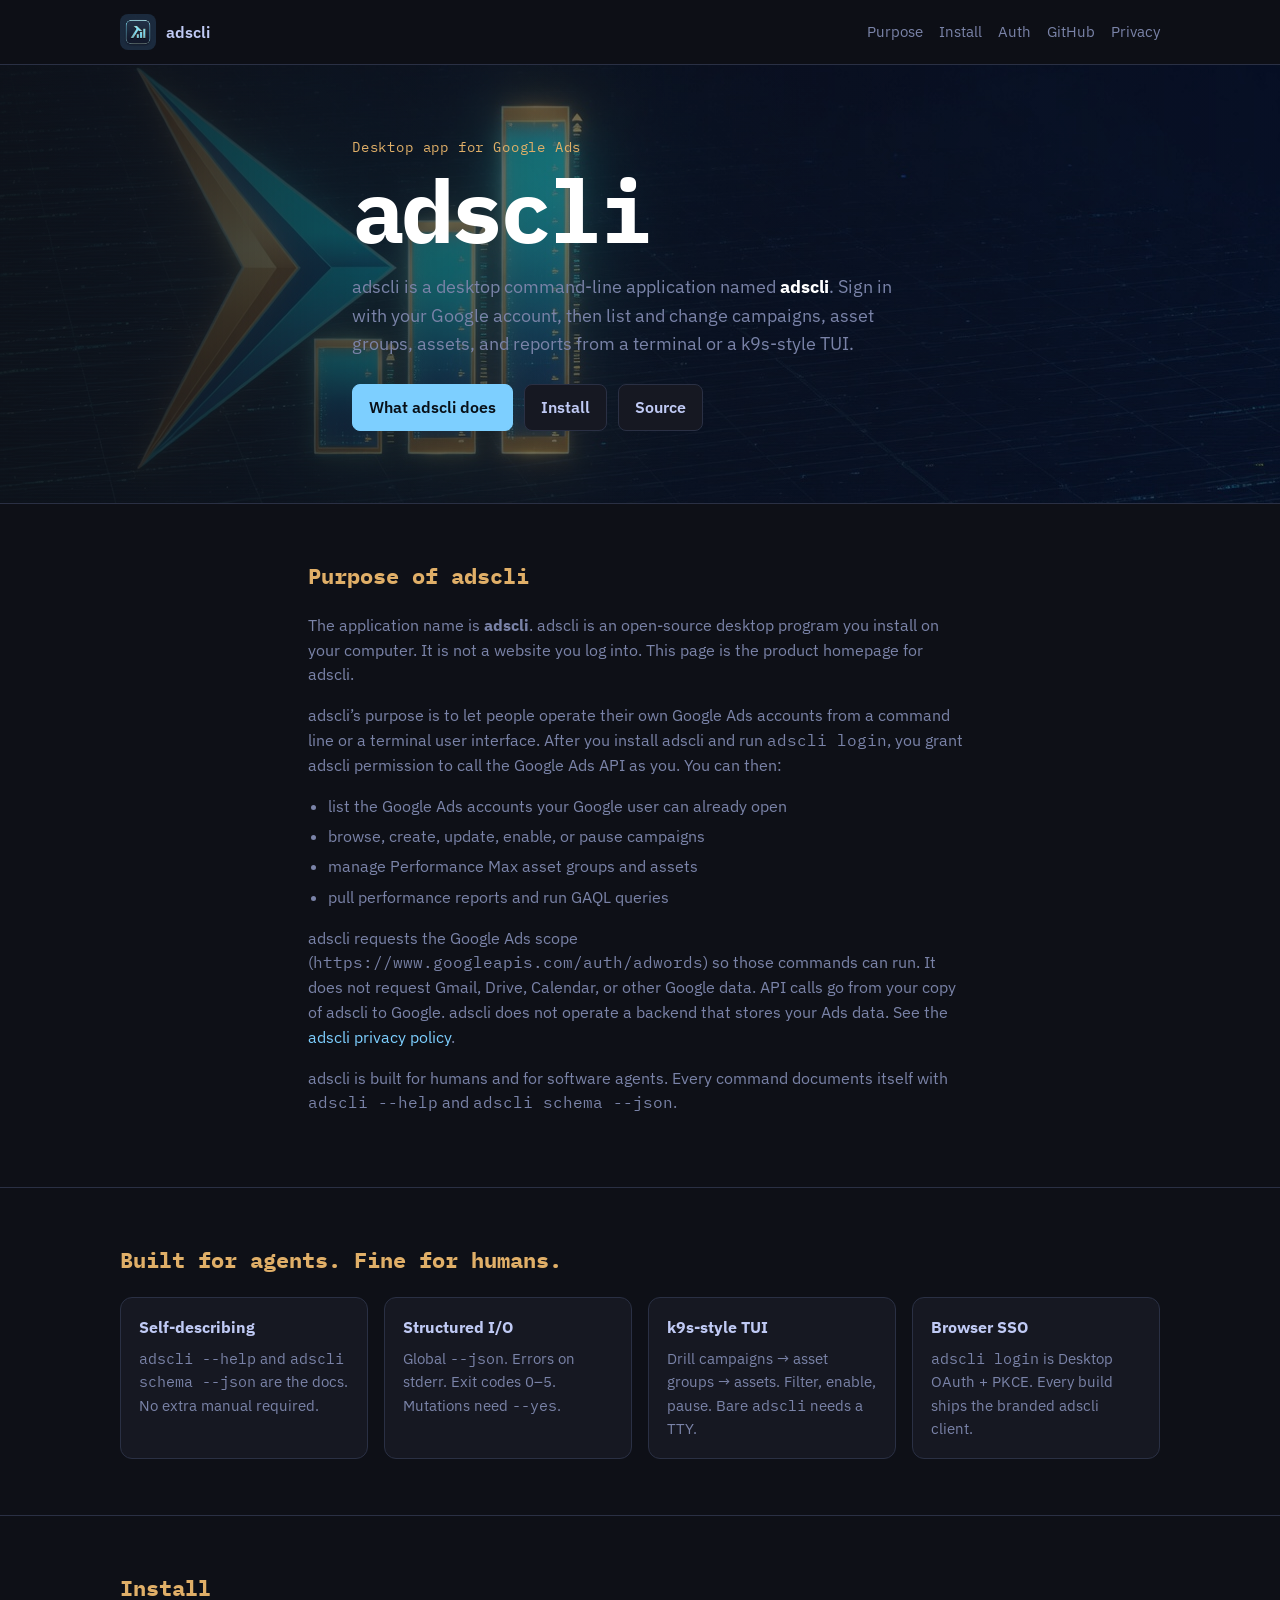
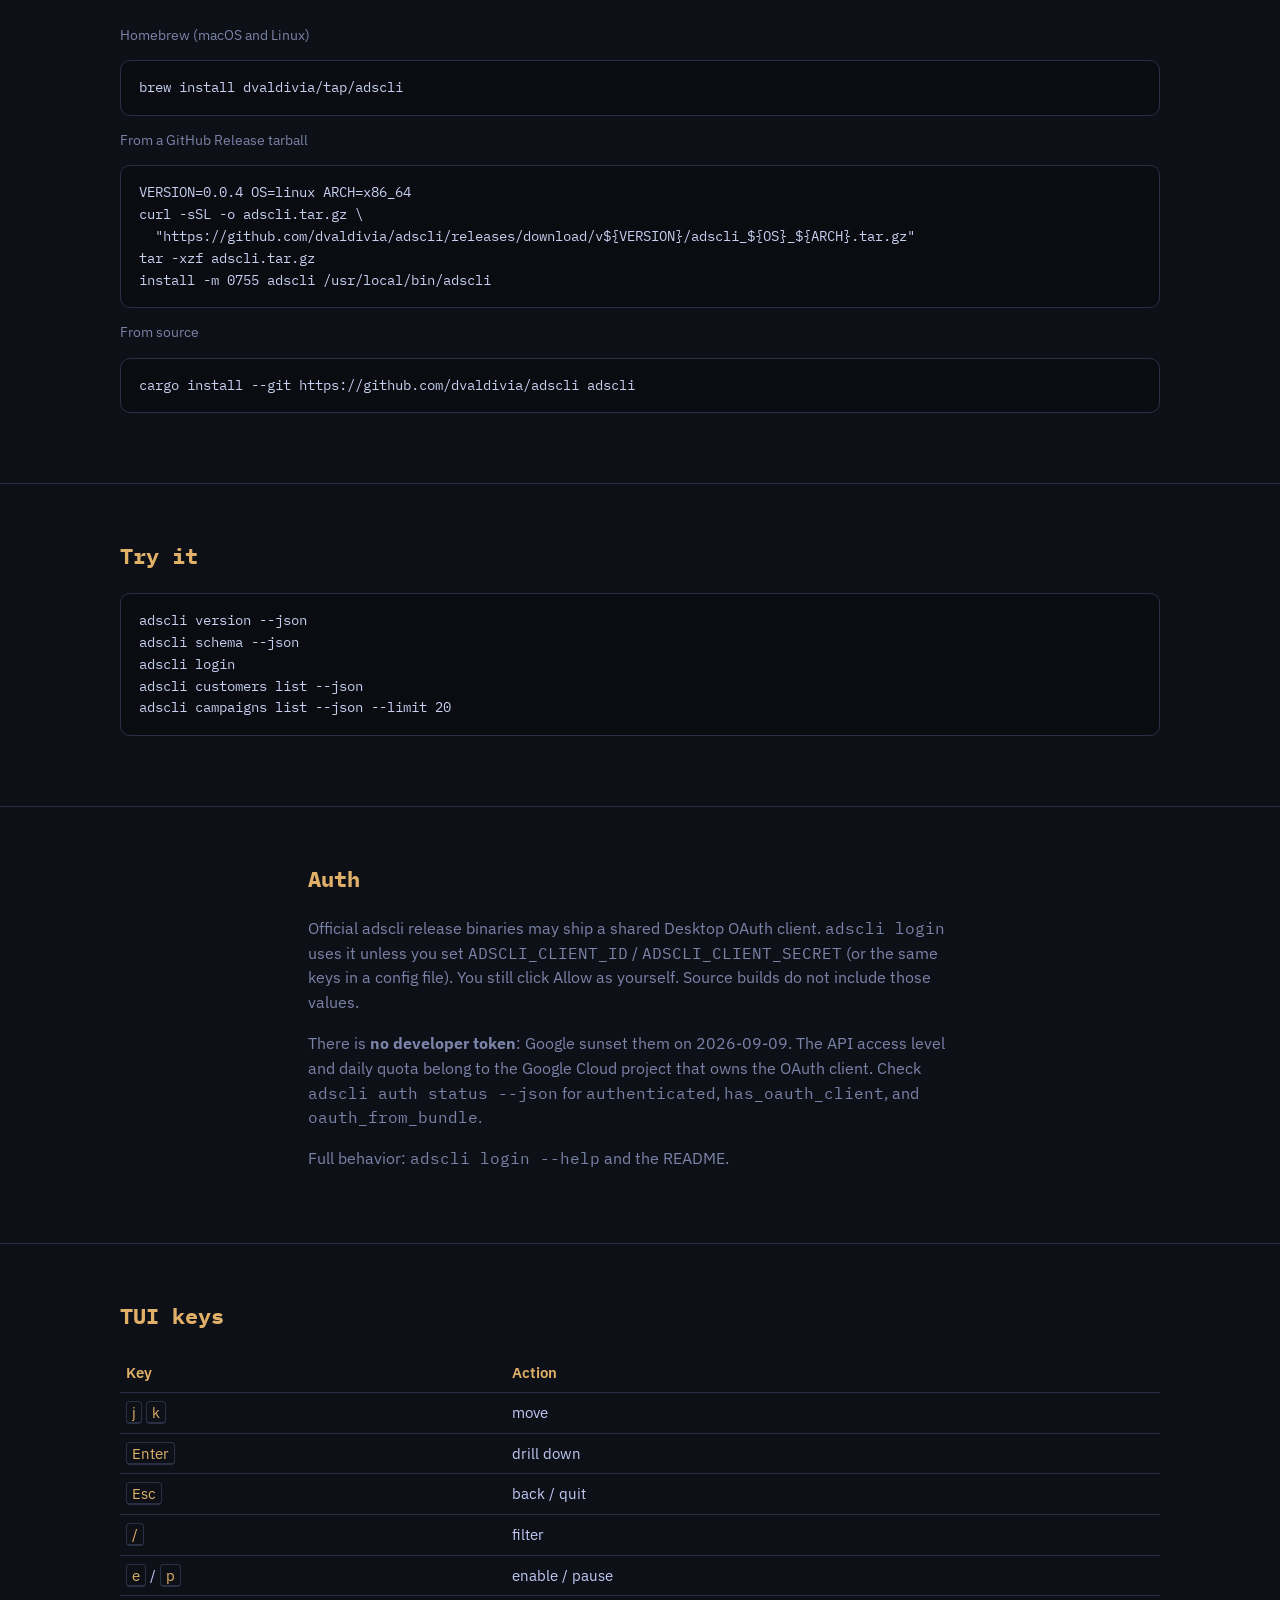
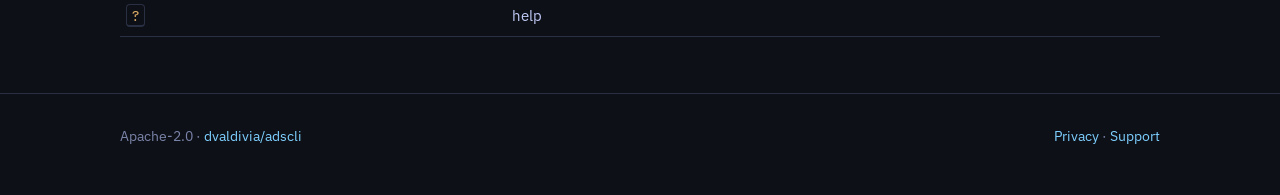
<file: website/index.html>
<!doctype html>
<html lang="en">
<head>
  <meta charset="utf-8">
  <meta name="viewport" content="width=device-width, initial-scale=1">
  <title>adscli</title>
  <meta name="application-name" content="adscli">
  <meta name="apple-mobile-web-app-title" content="adscli">
  <meta name="description" content="adscli is a desktop command-line application for managing Google Ads campaigns, asset groups, assets, and reports through the Google Ads API.">
  <link rel="canonical" href="https://adscli.dev/">
  <link rel="icon" type="image/png" sizes="32x32" href="assets/favicon-32.png">
  <link rel="apple-touch-icon" href="assets/apple-touch-icon.png">
  <meta property="og:title" content="adscli">
  <meta property="og:description" content="Agent-first CLI and TUI for the Google Ads API.">
  <meta property="og:image" content="https://adscli.dev/assets/logo.jpg">
  <meta property="og:url" content="https://adscli.dev/">
  <link rel="preconnect" href="https://fonts.googleapis.com">
  <link rel="preconnect" href="https://fonts.gstatic.com" crossorigin>
  <link href="https://fonts.googleapis.com/css2?family=IBM+Plex+Mono:wght@400;600&family=IBM+Plex+Sans:wght@400;600&display=swap" rel="stylesheet">
  <link rel="stylesheet" href="style.css">
</head>
<body>
  <nav>
    <div class="wrap">
      <a class="brand" href="/">
        <img src="assets/logo.jpg" width="36" height="36" alt="">
        <span>adscli</span>
      </a>
      <div class="links">
        <a href="#purpose">Purpose</a>
        <a href="#install">Install</a>
        <a href="#auth">Auth</a>
        <a href="https://github.com/dvaldivia/adscli">GitHub</a>
        <a href="privacy.html">Privacy</a>
      </div>
    </div>
  </nav>

  <header class="hero">
    <div class="wrap">
      <p class="eyebrow">Desktop app for Google Ads</p>
      <h1>adscli</h1>
      <p class="lede">
        adscli is a desktop command-line application named <strong>adscli</strong>.
        Sign in with your Google account, then list and change campaigns,
        asset groups, assets, and reports from a terminal or a k9s-style TUI.
      </p>
      <div class="cta">
        <a class="btn primary" href="#purpose">What adscli does</a>
        <a class="btn" href="#install">Install</a>
        <a class="btn" href="https://github.com/dvaldivia/adscli">Source</a>
      </div>
    </div>
  </header>

  <section id="purpose">
    <div class="wrap prose">
      <h2>Purpose of adscli</h2>
      <p>The application name is <strong>adscli</strong>. adscli is an open-source
        desktop program you install on your computer. It is not a website you log
        into. This page is the product homepage for adscli.</p>
      <p>adscli’s purpose is to let people operate their own Google Ads accounts
        from a command line or a terminal user interface. After you install adscli
        and run <code>adscli login</code>, you grant adscli permission to call the
        Google Ads API as you. You can then:</p>
      <ul>
        <li>list the Google Ads accounts your Google user can already open</li>
        <li>browse, create, update, enable, or pause campaigns</li>
        <li>manage Performance Max asset groups and assets</li>
        <li>pull performance reports and run GAQL queries</li>
      </ul>
      <p>adscli requests the Google Ads scope
        (<code>https://www.googleapis.com/auth/adwords</code>) so those commands
        can run. It does not request Gmail, Drive, Calendar, or other Google data.
        API calls go from your copy of adscli to Google. adscli does not operate a
        backend that stores your Ads data. See the
        <a href="privacy.html">adscli privacy policy</a>.</p>
      <p>adscli is built for humans and for software agents. Every command documents
        itself with <code>adscli --help</code> and <code>adscli schema --json</code>.</p>
    </div>
  </section>

  <section>
    <div class="wrap">
      <h2>Built for agents. Fine for humans.</h2>
      <div class="grid">
        <article class="card">
          <h3>Self-describing</h3>
          <p><code>adscli --help</code> and <code>adscli schema --json</code> are the docs. No extra manual required.</p>
        </article>
        <article class="card">
          <h3>Structured I/O</h3>
          <p>Global <code>--json</code>. Errors on stderr. Exit codes 0–5. Mutations need <code>--yes</code>.</p>
        </article>
        <article class="card">
          <h3>k9s-style TUI</h3>
          <p>Drill campaigns → asset groups → assets. Filter, enable, pause. Bare <code>adscli</code> needs a TTY.</p>
        </article>
        <article class="card">
          <h3>Browser SSO</h3>
          <p><code>adscli login</code> is Desktop OAuth + PKCE. Every build ships the branded adscli client.</p>
        </article>
      </div>
    </div>
  </section>

  <section id="install">
    <div class="wrap">
      <h2>Install</h2>
      <p class="tiny">Homebrew (macOS and Linux)</p>
<pre>brew install dvaldivia/tap/adscli</pre>
      <p class="tiny">From a GitHub Release tarball</p>
<pre>VERSION=0.0.4 OS=linux ARCH=x86_64
curl -sSL -o adscli.tar.gz \
  "https://github.com/dvaldivia/adscli/releases/download/v${VERSION}/adscli_${OS}_${ARCH}.tar.gz"
tar -xzf adscli.tar.gz
install -m 0755 adscli /usr/local/bin/adscli</pre>
      <p class="tiny">From source</p>
<pre>cargo install --git https://github.com/dvaldivia/adscli adscli</pre>
    </div>
  </section>

  <section>
    <div class="wrap">
      <h2>Try it</h2>
<pre>adscli version --json
adscli schema --json
adscli login
adscli customers list --json
adscli campaigns list --json --limit 20</pre>
    </div>
  </section>

  <section id="auth">
    <div class="wrap prose">
      <h2>Auth</h2>
      <p>
        Official adscli release binaries may ship a shared Desktop OAuth client.
        <code>adscli login</code> uses it unless you set
        <code>ADSCLI_CLIENT_ID</code> / <code>ADSCLI_CLIENT_SECRET</code>
        (or the same keys in a config file). You still click Allow as yourself.
        Source builds do not include those values.
      </p>
      <p>
        There is <strong>no developer token</strong>: Google sunset them on
        2026-09-09. The API access level and daily quota belong to the Google
        Cloud project that owns the OAuth client. Check
        <code>adscli auth status --json</code> for <code>authenticated</code>,
        <code>has_oauth_client</code>, and <code>oauth_from_bundle</code>.
      </p>
      <p>Full behavior: <code>adscli login --help</code> and the README.</p>
    </div>
  </section>

  <section>
    <div class="wrap">
      <h2>TUI keys</h2>
      <table>
        <tr><th>Key</th><th>Action</th></tr>
        <tr><td><kbd>j</kbd> <kbd>k</kbd></td><td>move</td></tr>
        <tr><td><kbd>Enter</kbd></td><td>drill down</td></tr>
        <tr><td><kbd>Esc</kbd></td><td>back / quit</td></tr>
        <tr><td><kbd>/</kbd></td><td>filter</td></tr>
        <tr><td><kbd>e</kbd> / <kbd>p</kbd></td><td>enable / pause</td></tr>
        <tr><td><kbd>?</kbd></td><td>help</td></tr>
      </table>
    </div>
  </section>

  <footer>
    <div class="wrap">
      <span>Apache-2.0 · <a href="https://github.com/dvaldivia/adscli">dvaldivia/adscli</a></span>
      <span>
        <a href="privacy.html">Privacy</a>
        · <a href="support.html">Support</a>
      </span>
    </div>
  </footer>
</body>
</html>
</file>
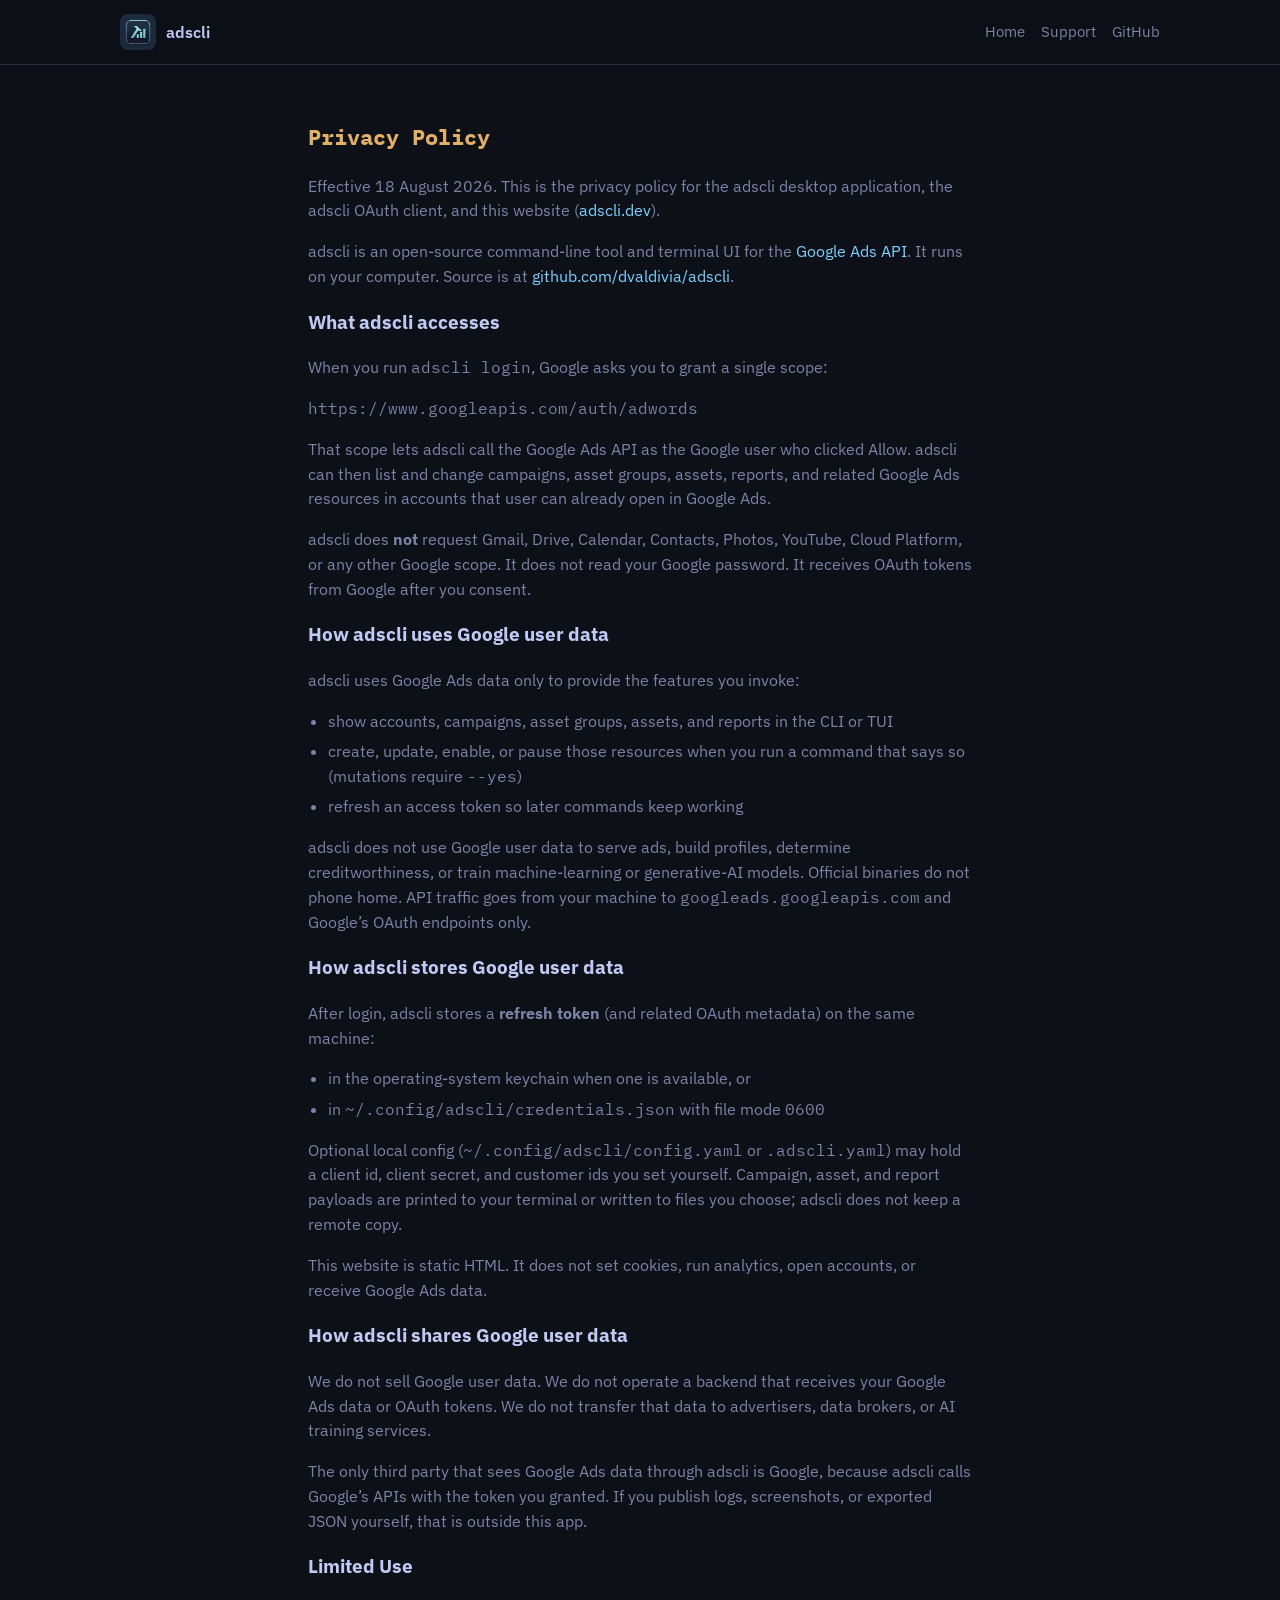
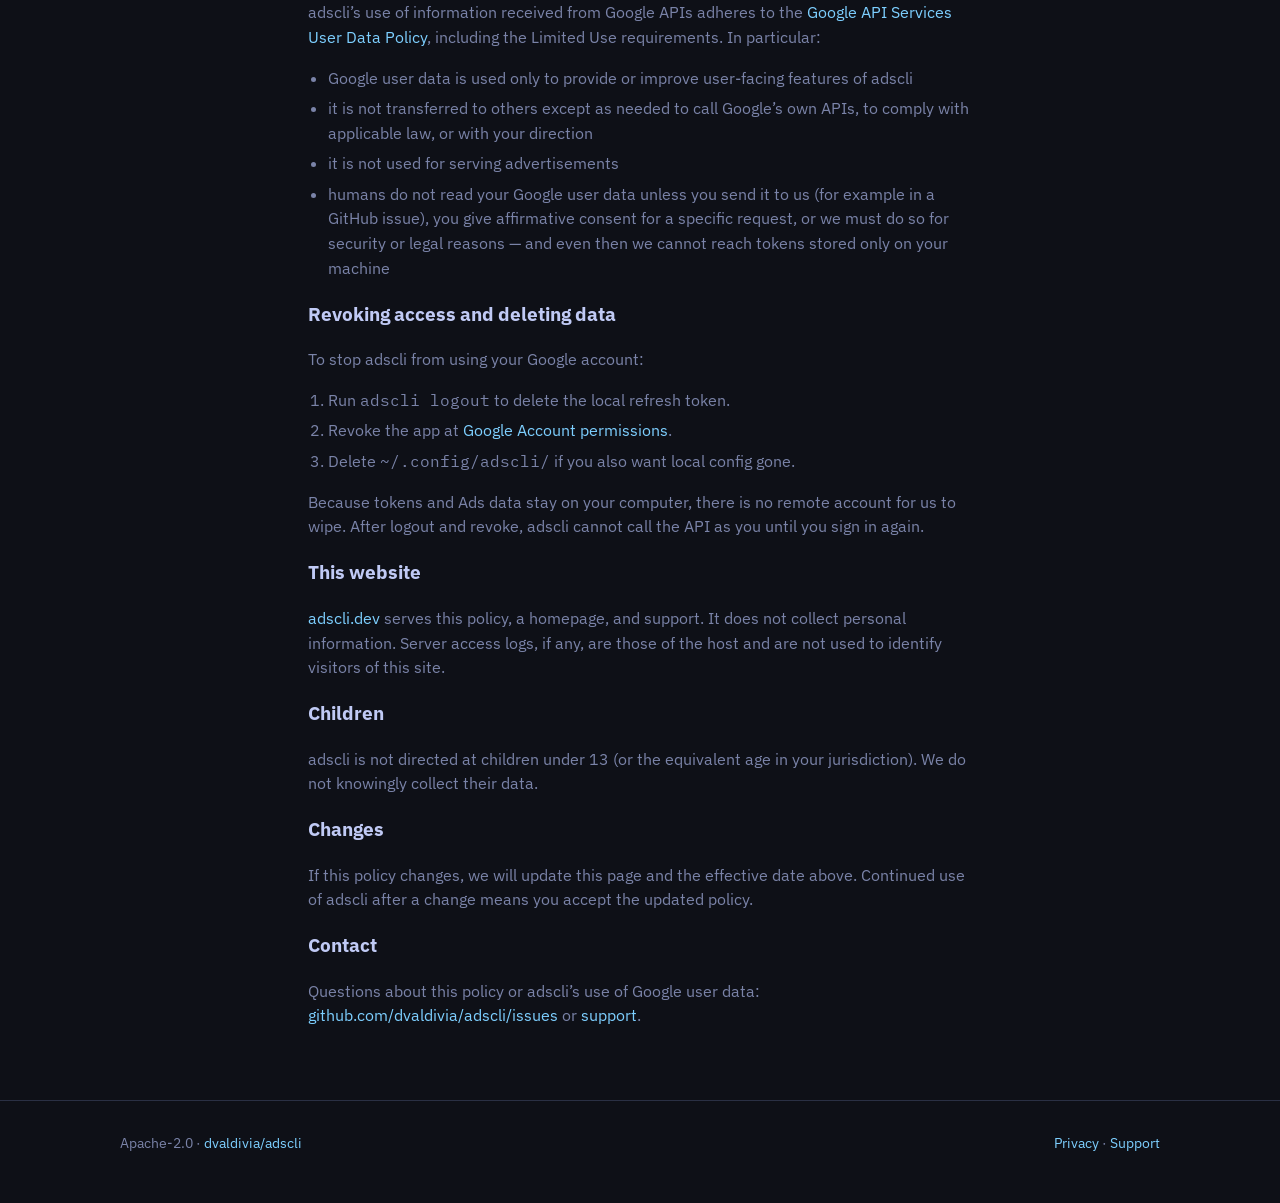
<file: website/privacy.html>
<!doctype html>
<html lang="en">
<head>
  <meta charset="utf-8">
  <meta name="viewport" content="width=device-width, initial-scale=1">
  <title>Privacy Policy — adscli</title>
  <meta name="description" content="How adscli accesses, uses, stores, and shares Google user data.">
  <link rel="canonical" href="https://adscli.dev/privacy.html">
  <link rel="icon" type="image/png" href="assets/favicon-32.png">
  <link rel="preconnect" href="https://fonts.googleapis.com">
  <link rel="preconnect" href="https://fonts.gstatic.com" crossorigin>
  <link href="https://fonts.googleapis.com/css2?family=IBM+Plex+Mono:wght@400;600&family=IBM+Plex+Sans:wght@400;600&display=swap" rel="stylesheet">
  <link rel="stylesheet" href="style.css">
</head>
<body>
  <nav>
    <div class="wrap">
      <a class="brand" href="/">
        <img src="assets/logo.jpg" width="36" height="36" alt="adscli">
        adscli
      </a>
      <div class="links">
        <a href="/">Home</a>
        <a href="support.html">Support</a>
        <a href="https://github.com/dvaldivia/adscli">GitHub</a>
      </div>
    </div>
  </nav>
  <section>
    <div class="wrap prose">
      <h2>Privacy Policy</h2>
      <p>Effective 18 August 2026. This is the privacy policy for the adscli desktop
        application, the adscli OAuth client, and this website
        (<a href="https://adscli.dev/">adscli.dev</a>).</p>
      <p>adscli is an open-source command-line tool and terminal UI for the
        <a href="https://developers.google.com/google-ads/api/docs/start">Google Ads API</a>.
        It runs on your computer. Source is at
        <a href="https://github.com/dvaldivia/adscli">github.com/dvaldivia/adscli</a>.</p>

      <h3>What adscli accesses</h3>
      <p>When you run <code>adscli login</code>, Google asks you to grant a single scope:</p>
      <p><code>https://www.googleapis.com/auth/adwords</code></p>
      <p>That scope lets adscli call the Google Ads API as the Google user who clicked
        Allow. adscli can then list and change campaigns, asset groups, assets, reports,
        and related Google Ads resources in accounts that user can already open in
        Google Ads.</p>
      <p>adscli does <strong>not</strong> request Gmail, Drive, Calendar, Contacts, Photos,
        YouTube, Cloud Platform, or any other Google scope. It does not read your Google
        password. It receives OAuth tokens from Google after you consent.</p>

      <h3>How adscli uses Google user data</h3>
      <p>adscli uses Google Ads data only to provide the features you invoke:</p>
      <ul>
        <li>show accounts, campaigns, asset groups, assets, and reports in the CLI or TUI</li>
        <li>create, update, enable, or pause those resources when you run a command that
          says so (mutations require <code>--yes</code>)</li>
        <li>refresh an access token so later commands keep working</li>
      </ul>
      <p>adscli does not use Google user data to serve ads, build profiles, determine
        creditworthiness, or train machine-learning or generative-AI models. Official
        binaries do not phone home. API traffic goes from your machine to
        <code>googleads.googleapis.com</code> and Google’s OAuth endpoints only.</p>

      <h3>How adscli stores Google user data</h3>
      <p>After login, adscli stores a <strong>refresh token</strong> (and related OAuth
        metadata) on the same machine:</p>
      <ul>
        <li>in the operating-system keychain when one is available, or</li>
        <li>in <code>~/.config/adscli/credentials.json</code> with file mode <code>0600</code></li>
      </ul>
      <p>Optional local config (<code>~/.config/adscli/config.yaml</code> or
        <code>.adscli.yaml</code>) may hold a client id, client secret,
        and customer ids you set yourself. Campaign, asset, and report payloads are
        printed to your terminal or written to files you choose; adscli does not keep a
        remote copy.</p>
      <p>This website is static HTML. It does not set cookies, run analytics, open
        accounts, or receive Google Ads data.</p>

      <h3>How adscli shares Google user data</h3>
      <p>We do not sell Google user data. We do not operate a backend that receives your
        Google Ads data or OAuth tokens. We do not transfer that data to advertisers,
        data brokers, or AI training services.</p>
      <p>The only third party that sees Google Ads data through adscli is Google, because
        adscli calls Google’s APIs with the token you granted. If you publish logs,
        screenshots, or exported JSON yourself, that is outside this app.</p>

      <h3>Limited Use</h3>
      <p>adscli’s use of information received from Google APIs adheres to the
        <a href="https://developers.google.com/terms/api-services-user-data-policy">Google API Services User Data Policy</a>,
        including the Limited Use requirements. In particular:</p>
      <ul>
        <li>Google user data is used only to provide or improve user-facing features of adscli</li>
        <li>it is not transferred to others except as needed to call Google’s own APIs,
          to comply with applicable law, or with your direction</li>
        <li>it is not used for serving advertisements</li>
        <li>humans do not read your Google user data unless you send it to us (for
          example in a GitHub issue), you give affirmative consent for a specific
          request, or we must do so for security or legal reasons — and even then we
          cannot reach tokens stored only on your machine</li>
      </ul>

      <h3>Revoking access and deleting data</h3>
      <p>To stop adscli from using your Google account:</p>
      <ol>
        <li>Run <code>adscli logout</code> to delete the local refresh token.</li>
        <li>Revoke the app at
          <a href="https://myaccount.google.com/permissions">Google Account permissions</a>.</li>
        <li>Delete <code>~/.config/adscli/</code> if you also want local config gone.</li>
      </ol>
      <p>Because tokens and Ads data stay on your computer, there is no remote account
        for us to wipe. After logout and revoke, adscli cannot call the API as you
        until you sign in again.</p>

      <h3>This website</h3>
      <p><a href="https://adscli.dev/">adscli.dev</a> serves this policy, a homepage, and
        support. It does not collect personal information. Server access logs, if any,
        are those of the host and are not used to identify visitors of this site.</p>

      <h3>Children</h3>
      <p>adscli is not directed at children under 13 (or the equivalent age in your
        jurisdiction). We do not knowingly collect their data.</p>

      <h3>Changes</h3>
      <p>If this policy changes, we will update this page and the effective date above.
        Continued use of adscli after a change means you accept the updated policy.</p>

      <h3>Contact</h3>
      <p>Questions about this policy or adscli’s use of Google user data:
        <a href="https://github.com/dvaldivia/adscli/issues">github.com/dvaldivia/adscli/issues</a>
        or <a href="support.html">support</a>.</p>
    </div>
  </section>
  <footer>
    <div class="wrap">
      <span>Apache-2.0 · <a href="https://github.com/dvaldivia/adscli">dvaldivia/adscli</a></span>
      <span>
        <a href="privacy.html">Privacy</a>
        · <a href="support.html">Support</a>
      </span>
    </div>
  </footer>
</body>
</html>
</file>
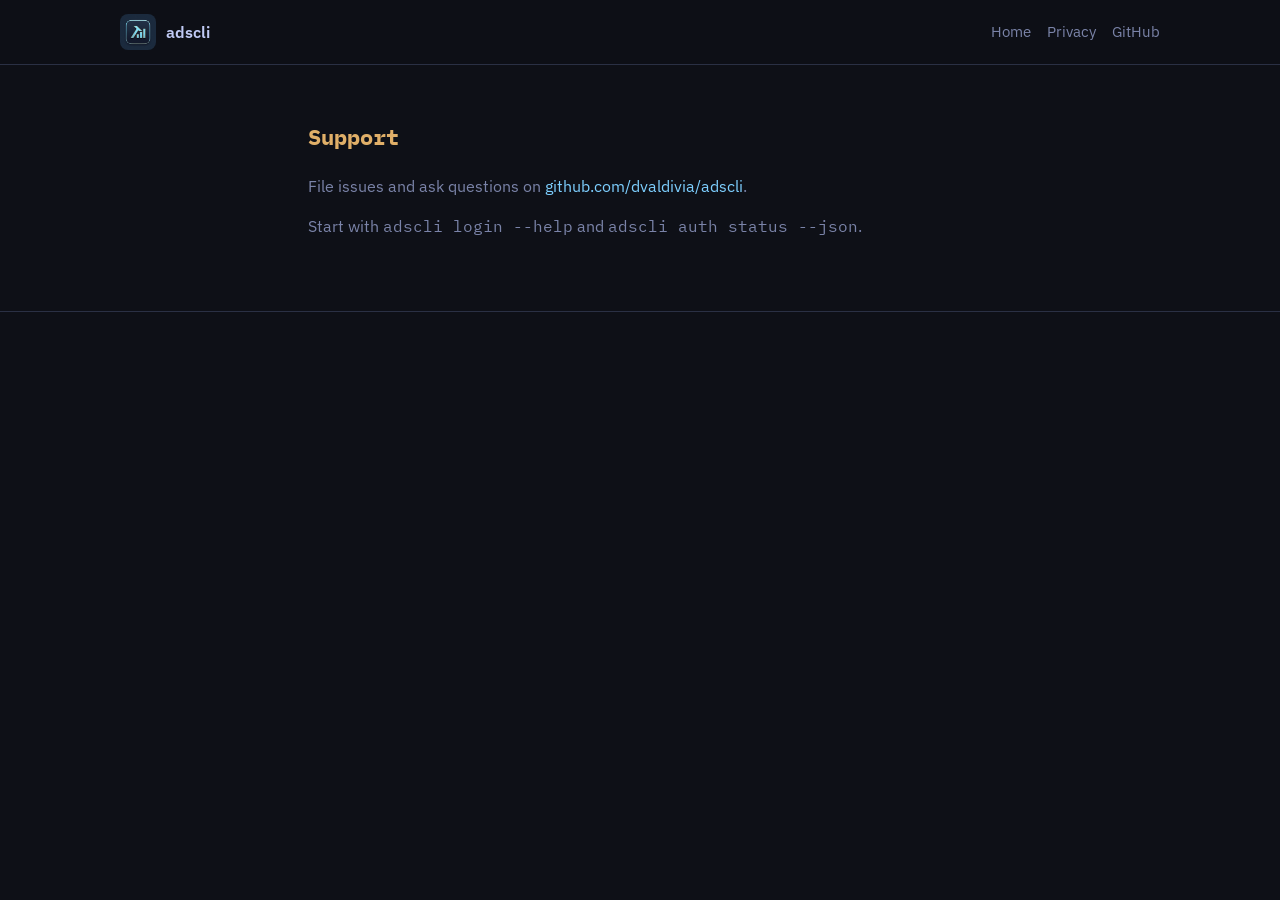
<file: website/support.html>
<!doctype html>
<html lang="en">
<head>
  <meta charset="utf-8">
  <meta name="viewport" content="width=device-width, initial-scale=1">
  <title>Support — adscli</title>
  <link rel="canonical" href="https://adscli.dev/support.html">
  <link rel="icon" type="image/png" href="assets/favicon-32.png">
  <link rel="preconnect" href="https://fonts.googleapis.com">
  <link rel="preconnect" href="https://fonts.gstatic.com" crossorigin>
  <link href="https://fonts.googleapis.com/css2?family=IBM+Plex+Mono:wght@400;600&family=IBM+Plex+Sans:wght@400;600&display=swap" rel="stylesheet">
  <link rel="stylesheet" href="style.css">
</head>
<body>
  <nav>
    <div class="wrap">
      <a class="brand" href="/">
        <img src="assets/logo.jpg" width="36" height="36" alt="adscli">
        adscli
      </a>
      <div class="links">
        <a href="/">Home</a>
        <a href="privacy.html">Privacy</a>
        <a href="https://github.com/dvaldivia/adscli">GitHub</a>
      </div>
    </div>
  </nav>
  <section>
    <div class="wrap prose">
      <h2>Support</h2>
      <p>File issues and ask questions on
        <a href="https://github.com/dvaldivia/adscli/issues">github.com/dvaldivia/adscli</a>.</p>
      <p>Start with <code>adscli login --help</code> and <code>adscli auth status --json</code>.</p>
    </div>
  </section>
</body>
</html>
</file>
<file: website/style.css>
:root {
  --bg: #0e1017;
  --panel: #161822;
  --ink: #c0caf5;
  --muted: #7a83a8;
  --line: #2a3044;
  --cyan: #7dcfff;
  --gold: #e0af68;
  --green: #9ece6a;
  --pink: #f7768e;
  --max: 1080px;
}

* { box-sizing: border-box; }
html { scroll-behavior: smooth; }
body {
  margin: 0;
  color: var(--ink);
  background: var(--bg);
  font: 16px/1.55 "IBM Plex Sans", "Segoe UI", sans-serif;
}

a { color: var(--cyan); text-decoration: none; }
a:hover { text-decoration: underline; }

.wrap { max-width: var(--max); margin: 0 auto; padding: 0 1.25rem; }

nav {
  position: sticky; top: 0; z-index: 10;
  backdrop-filter: blur(12px);
  background: color-mix(in srgb, var(--bg) 82%, transparent);
  border-bottom: 1px solid var(--line);
}
nav .wrap {
  display: flex; align-items: center; gap: 1.25rem;
  height: 64px;
}
nav .brand { display: flex; align-items: center; gap: .65rem; color: var(--ink); font-weight: 600; }
nav .brand img { width: 36px; height: 36px; border-radius: 8px; }
nav .links { margin-left: auto; display: flex; gap: 1rem; font-size: .92rem; }
nav .links a { color: var(--muted); }
nav .links a:hover { color: var(--ink); text-decoration: none; }

.hero {
  position: relative;
  overflow: hidden;
  border-bottom: 1px solid var(--line);
  min-height: 420px;
  display: flex; align-items: center;
}
.hero::before {
  content: "";
  position: absolute; inset: 0;
  background:
    linear-gradient(90deg, rgba(14,16,23,.92) 0%, rgba(14,16,23,.55) 48%, rgba(14,16,23,.2) 100%),
    url("assets/banner.jpg") right center / cover no-repeat;
}
.hero .wrap { position: relative; padding: 4.5rem 1.25rem; }
.hero .eyebrow {
  margin: 0 0 .5rem;
  color: var(--gold);
  font-family: "IBM Plex Mono", ui-monospace, monospace;
  font-size: .85rem;
  letter-spacing: .06em;
}
.hero h1 {
  font-family: "IBM Plex Mono", ui-monospace, monospace;
  font-size: clamp(3rem, 9vw, 5.5rem);
  line-height: 1;
  margin: 0 0 .35rem;
  letter-spacing: -.04em;
  color: #fff;
}
.hero p.lede { max-width: 36rem; color: var(--muted); font-size: 1.15rem; }
.hero p.lede strong { color: #fff; }
.cta { display: flex; flex-wrap: wrap; gap: .7rem; margin-top: 1.6rem; }
.btn {
  display: inline-block;
  padding: .65rem 1rem;
  border-radius: 8px;
  border: 1px solid var(--line);
  background: var(--panel);
  color: var(--ink);
  font-weight: 600;
}
.btn:hover { text-decoration: none; border-color: var(--cyan); color: var(--cyan); }
.btn.primary { background: var(--cyan); color: #081018; border-color: var(--cyan); }
.btn.primary:hover { filter: brightness(1.08); color: #081018; }

section { padding: 3.5rem 0; border-bottom: 1px solid var(--line); }
h2 {
  font-family: "IBM Plex Mono", ui-monospace, monospace;
  font-size: 1.35rem;
  margin: 0 0 1.2rem;
  color: var(--gold);
}

.grid { display: grid; gap: 1rem; grid-template-columns: repeat(auto-fit, minmax(230px, 1fr)); }
.card {
  background: var(--panel);
  border: 1px solid var(--line);
  border-radius: 12px;
  padding: 1.1rem 1.15rem;
}
.card h3 { margin: 0 0 .4rem; font-size: 1rem; }
.card p { margin: 0; color: var(--muted); font-size: .95rem; }

pre, code { font-family: "IBM Plex Mono", ui-monospace, monospace; }
pre {
  background: #0a0c12;
  border: 1px solid var(--line);
  border-radius: 10px;
  padding: 1rem 1.1rem;
  overflow: auto;
  font-size: .88rem;
  color: #c8d0f0;
}
kbd {
  font-family: inherit;
  border: 1px solid var(--line);
  border-bottom-width: 2px;
  border-radius: 4px;
  padding: 0 .3rem;
  color: var(--gold);
}

table { width: 100%; border-collapse: collapse; font-size: .95rem; }
th, td { text-align: left; padding: .5rem .4rem; border-bottom: 1px solid var(--line); }
th { color: var(--gold); font-weight: 600; }

footer {
  padding: 2rem 0 3rem;
  color: var(--muted);
  font-size: .88rem;
}
footer .wrap { display: flex; flex-wrap: wrap; gap: 1rem; justify-content: space-between; }

.prose { max-width: 44rem; }
.prose p, .prose li { color: var(--muted); }
.prose ul, .prose ol { padding-left: 1.25rem; }
.prose li { margin: .35rem 0; }
.tiny { color: var(--muted); font-size: .85rem; }

@media (max-width: 640px) {
  nav .links { display: none; }
  .hero { min-height: 360px; }
}
</file>
